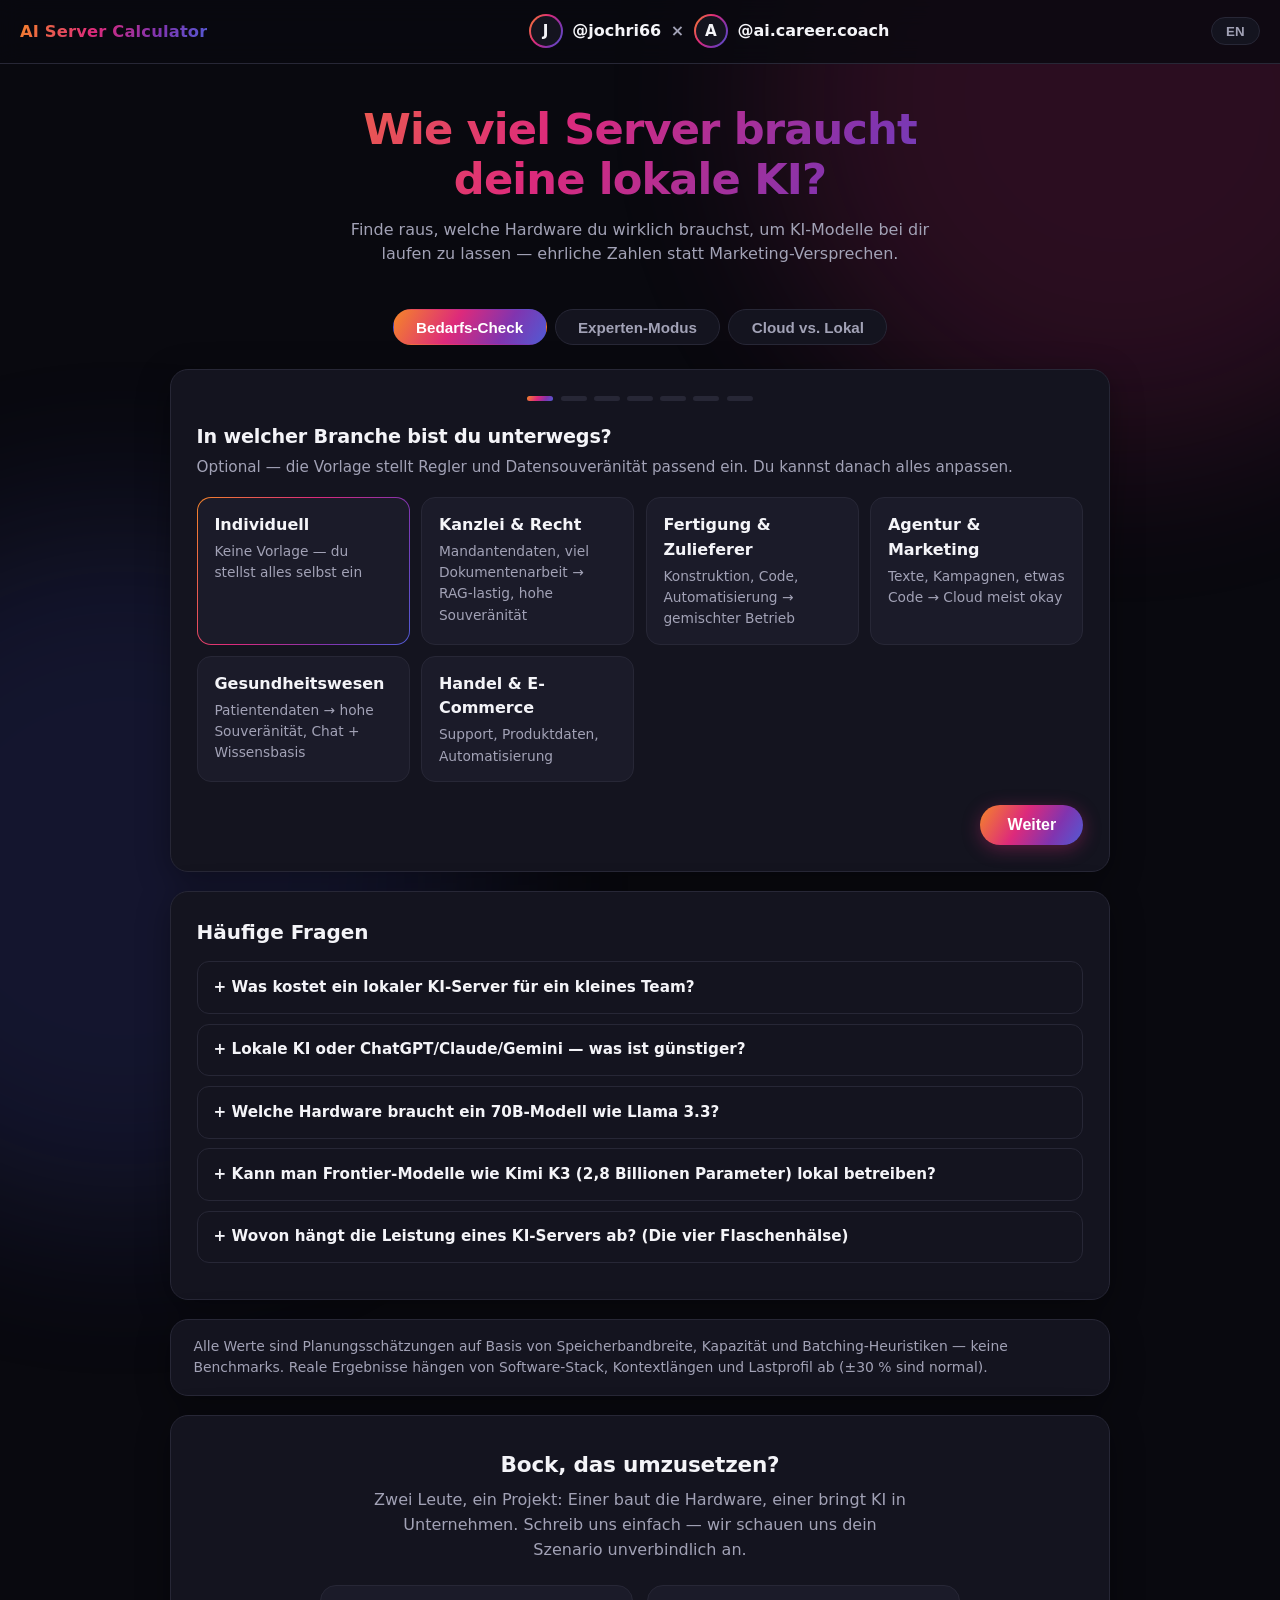
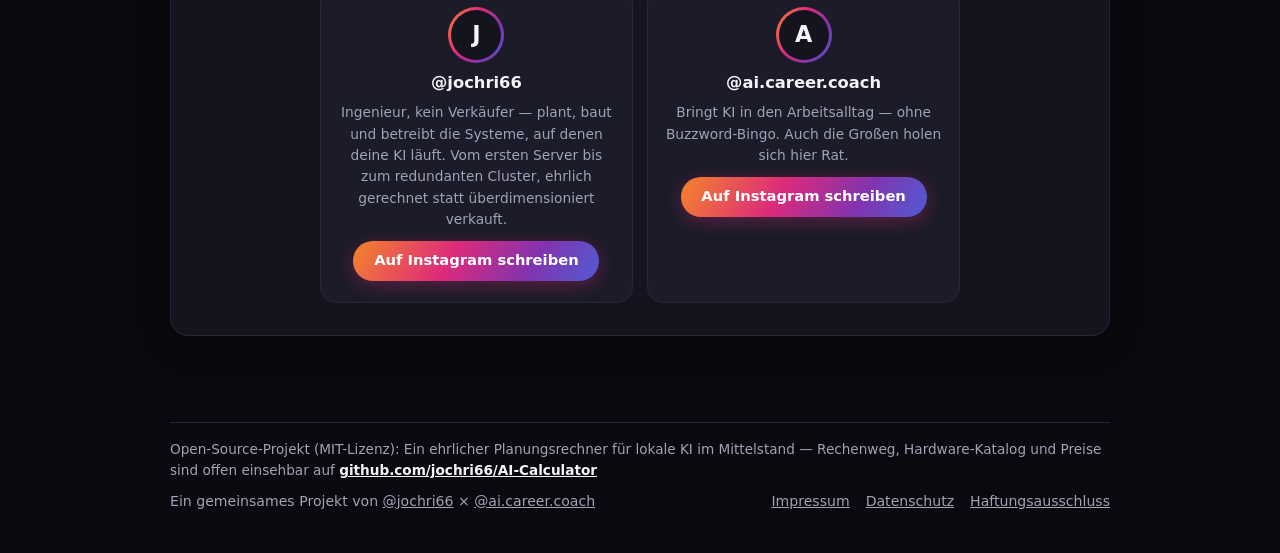
<file: index.html>
<!DOCTYPE html>
<html lang="de">
<head>
  <meta charset="UTF-8">
  <meta name="viewport" content="width=device-width, initial-scale=1.0">
  <title>AI Server Calculator — Wie viel Server braucht deine lokale KI?</title>
  <meta name="description" content="Kostenloser Rechner für den Mittelstand: Welche Hardware braucht lokale KI wirklich? Server-Empfehlung, Stromkosten und ehrlicher Kostenvergleich mit ChatGPT, Claude & Gemini. Open Source (MIT).">
  <link rel="canonical" href="https://jochri66.github.io/AI-Calculator/">
  <meta property="og:title" content="AI Server Calculator — Wie viel Server braucht deine lokale KI?">
  <meta property="og:description" content="Ehrliche Zahlen statt Marketing-Versprechen: Hardware-Empfehlung, Stromkosten und Cloud-Vergleich für lokale KI im Mittelstand. Kostenlos & Open Source.">
  <meta property="og:type" content="website">
  <meta property="og:url" content="https://jochri66.github.io/AI-Calculator/">
  <meta property="og:locale" content="de_DE">
  <meta name="twitter:card" content="summary">
  <script type="application/ld+json">
  {
    "@context": "https://schema.org",
    "@graph": [
      {
        "@type": "SoftwareApplication",
        "name": "AI Server Calculator",
        "url": "https://jochri66.github.io/AI-Calculator/",
        "description": "Kostenloser Open-Source-Rechner für den Mittelstand: Welche Hardware braucht lokale KI wirklich? Server-Empfehlung, Stromkosten, Redundanz und ehrlicher Kostenvergleich mit ChatGPT, Claude und Gemini.",
        "applicationCategory": "BusinessApplication",
        "operatingSystem": "Web",
        "inLanguage": ["de", "en"],
        "offers": { "@type": "Offer", "price": "0", "priceCurrency": "EUR" },
        "license": "https://github.com/jochri66/AI-Calculator/blob/gh-pages/LICENSE",
        "creator": { "@type": "Organization", "name": "Winterbloom GmbH" },
        "codeRepository": "https://github.com/jochri66/AI-Calculator"
      },
      {
        "@type": "FAQPage",
        "mainEntity": [
          {
            "@type": "Question",
            "name": "Was kostet ein lokaler KI-Server für ein kleines Team?",
            "acceptedAnswer": { "@type": "Answer", "text": "Für 5–15 Leute reicht oft eine Workstation mit einer starken GPU (24–32 GB VRAM) ab rund 3.500–7.000 € Komplettsystem. Ab ~30–60 Nutzern wird ein GPU-Server mit 4× RTX PRO 6000 (ca. 66.000–77.000 €) realistisch, plus ~50–250 € Strom pro Monat. Alle Angaben sind unverbindliche Planungsschätzungen." }
          },
          {
            "@type": "Question",
            "name": "Lokale KI oder ChatGPT/Claude/Gemini — was ist günstiger?",
            "acceptedAnswer": { "@type": "Answer", "text": "Bei wenigen Nutzern ist die Cloud fast immer günstiger (~21–29 € pro Person/Monat). Eigene Hardware rechnet sich bei vielen dauerhaften Nutzern, harter Datensouveränität oder rund um die Uhr laufenden Agenten. Oft ist ein Hybrid am sinnvollsten." }
          },
          {
            "@type": "Question",
            "name": "Welche Hardware braucht ein 70B-Modell wie Llama 3.3?",
            "acceptedAnswer": { "@type": "Answer", "text": "Rund 40 GB Speicher in 4-Bit-Quantisierung plus Kontext — also eine GPU mit 48–96 GB VRAM oder Apple Silicon mit viel Unified Memory. Die Speicherbandbreite bestimmt die Token pro Sekunde." }
          },
          {
            "@type": "Question",
            "name": "Kann man Frontier-Modelle wie Kimi K3 lokal betreiben?",
            "acceptedAnswer": { "@type": "Answer", "text": "Ja, ab ~350–600 GB Speicher in 4-Bit: sinnvoll ab einem 8-GPU-Server (~130.000 €) bis zu redundanten Clustern um 400.000 €. Für die meisten Mittelständler liefert ein mittelgroßes MoE-Modell auf einem ~70.000-€-Server fast dieselbe Alltagsqualität." }
          },
          {
            "@type": "Question",
            "name": "Wovon hängt die Leistung eines KI-Servers ab?",
            "acceptedAnswer": { "@type": "Answer", "text": "Von vier Flaschenhälsen: Speicherkapazität (passt das Modell?), Speicherbandbreite (Token pro Sekunde), Rechenleistung (parallele Sitzungen per Batching) und Interconnect (Verbindung mehrerer GPUs/Rechner)." }
          }
        ]
      }
    ]
  }
  </script>
  <link rel="icon" href="data:image/svg+xml,%3Csvg xmlns='http://www.w3.org/2000/svg' viewBox='0 0 16 16'%3E%3Crect x='3' y='3' width='10' height='10' rx='2' transform='rotate(45 8 8)' fill='%230e6e5c'/%3E%3C/svg%3E">
  <link rel="stylesheet" href="css/style.css">
</head>
<body>
  <header class="site-header">
    <a class="site-title" href="index.html">AI Server Calculator</a>
    <div class="brand-group">
      <a class="brand" href="https://www.instagram.com/jochri66?igsh=b2hzOWx1eGx4aGI4&amp;utm_source=qr" target="_blank" rel="noopener">
        <span class="brand-mark" aria-hidden="true">J</span>
        <span class="brand-name">@jochri66</span>
      </a>
      <span class="brand-x" aria-hidden="true">×</span>
      <a class="brand" href="https://www.instagram.com/ai.career.coach" target="_blank" rel="noopener">
        <span class="brand-mark" aria-hidden="true">A</span>
        <span class="brand-name">@ai.career.coach</span>
      </a>
    </div>
    <button id="lang-toggle" class="lang-toggle" type="button" aria-label="Sprache wechseln / switch language">EN</button>
  </header>

  <main>
    <section class="hero">
      <h1 data-i18n="app.title">Wie viel Server braucht deine lokale KI?</h1>
      <p class="tagline" data-i18n="app.tagline">Finde raus, welche Hardware du wirklich brauchst, um KI-Modelle bei dir laufen zu lassen — ehrliche Zahlen statt Marketing-Versprechen.</p>
    </section>

    <nav class="mode-tabs" role="tablist">
      <button id="tab-wizard" class="tab active" role="tab" aria-selected="true" data-i18n="tabs.wizard"></button>
      <button id="tab-expert" class="tab" role="tab" aria-selected="false" data-i18n="tabs.expert"></button>
      <button id="tab-compare" class="tab" role="tab" aria-selected="false" data-i18n="tabs.compare"></button>
    </nav>

    <!-- ============ WIZARD ============ -->
    <section id="wizard" class="panel">
      <div class="progress" id="wizard-progress" aria-hidden="true"></div>

      <form id="wizard-form">
        <fieldset class="wizard-step" data-step="0">
          <legend data-i18n="wizard.step.industry.title"></legend>
          <p class="step-desc" data-i18n="wizard.step.industry.desc"></p>
          <div class="radio-grid">
            <label class="radio-card">
              <input type="radio" name="industry" value="individuell" checked>
              <span class="rc-title" data-i18n="industry.individuell"></span>
              <span class="rc-desc" data-i18n="industry.individuell.desc"></span>
            </label>
            <label class="radio-card">
              <input type="radio" name="industry" value="kanzlei">
              <span class="rc-title" data-i18n="industry.kanzlei"></span>
              <span class="rc-desc" data-i18n="industry.kanzlei.desc"></span>
            </label>
            <label class="radio-card">
              <input type="radio" name="industry" value="fertigung">
              <span class="rc-title" data-i18n="industry.fertigung"></span>
              <span class="rc-desc" data-i18n="industry.fertigung.desc"></span>
            </label>
            <label class="radio-card">
              <input type="radio" name="industry" value="agentur">
              <span class="rc-title" data-i18n="industry.agentur"></span>
              <span class="rc-desc" data-i18n="industry.agentur.desc"></span>
            </label>
            <label class="radio-card">
              <input type="radio" name="industry" value="gesundheit">
              <span class="rc-title" data-i18n="industry.gesundheit"></span>
              <span class="rc-desc" data-i18n="industry.gesundheit.desc"></span>
            </label>
            <label class="radio-card">
              <input type="radio" name="industry" value="handel">
              <span class="rc-title" data-i18n="industry.handel"></span>
              <span class="rc-desc" data-i18n="industry.handel.desc"></span>
            </label>
          </div>
        </fieldset>

        <fieldset class="wizard-step" data-step="1" hidden>
          <legend data-i18n="wizard.step.users.title"></legend>
          <p class="step-desc" data-i18n="wizard.step.users.desc"></p>
          <div class="radio-grid">
            <label class="radio-card">
              <input type="radio" name="users" value="3" checked>
              <span class="rc-title" data-i18n="wizard.users.opt1"></span>
              <span class="rc-desc" data-i18n="wizard.users.opt1.desc"></span>
            </label>
            <label class="radio-card">
              <input type="radio" name="users" value="15">
              <span class="rc-title" data-i18n="wizard.users.opt2"></span>
              <span class="rc-desc" data-i18n="wizard.users.opt2.desc"></span>
            </label>
            <label class="radio-card">
              <input type="radio" name="users" value="60">
              <span class="rc-title" data-i18n="wizard.users.opt3"></span>
              <span class="rc-desc" data-i18n="wizard.users.opt3.desc"></span>
            </label>
            <label class="radio-card">
              <input type="radio" name="users" value="250">
              <span class="rc-title" data-i18n="wizard.users.opt4"></span>
              <span class="rc-desc" data-i18n="wizard.users.opt4.desc"></span>
            </label>
          </div>
          <label class="custom-users">
            <span data-i18n="wizard.users.custom"></span>
            <input type="number" name="usersCustom" min="1" max="5000" step="1" inputmode="numeric">
          </label>
        </fieldset>

        <fieldset class="wizard-step" data-step="2" hidden>
          <legend data-i18n="wizard.step.usecase.title"></legend>
          <p class="step-desc" data-i18n="wizard.step.usecase.desc"></p>
          <div class="mix-sliders">
            <div class="mix-row">
              <div class="mix-head">
                <span class="rc-title" data-i18n="usecase.chat"></span>
                <output class="mix-value" data-mix-out="chat">60%</output>
              </div>
              <input type="range" name="mix-chat" data-mix="chat" min="0" max="100" step="1" value="60">
              <span class="rc-desc" data-i18n="usecase.chat.desc"></span>
            </div>
            <div class="mix-row">
              <div class="mix-head">
                <span class="rc-title" data-i18n="usecase.rag"></span>
                <output class="mix-value" data-mix-out="rag">30%</output>
              </div>
              <input type="range" name="mix-rag" data-mix="rag" min="0" max="100" step="1" value="30">
              <span class="rc-desc" data-i18n="usecase.rag.desc"></span>
            </div>
            <div class="mix-row">
              <div class="mix-head">
                <span class="rc-title" data-i18n="usecase.coding"></span>
                <output class="mix-value" data-mix-out="coding">10%</output>
              </div>
              <input type="range" name="mix-coding" data-mix="coding" min="0" max="100" step="1" value="10">
              <span class="rc-desc" data-i18n="usecase.coding.desc"></span>
            </div>
            <div class="mix-row">
              <div class="mix-head">
                <span class="rc-title" data-i18n="usecase.agentic"></span>
                <output class="mix-value" data-mix-out="agentic">0%</output>
              </div>
              <input type="range" name="mix-agentic" data-mix="agentic" min="0" max="100" step="1" value="0">
              <span class="rc-desc" data-i18n="usecase.agentic.desc"></span>
            </div>
          </div>
        </fieldset>

        <fieldset class="wizard-step" data-step="3" hidden>
          <legend data-i18n="wizard.step.sov.title"></legend>
          <p class="step-desc" data-i18n="wizard.step.sov.desc"></p>
          <div class="mix-row sov-slider">
            <div class="mix-head">
              <span class="rc-title" id="sov-label" data-i18n-skip></span>
              <output class="mix-value" id="sov-value">50%</output>
            </div>
            <input type="range" name="sovereigntyPct" id="sov-range" min="0" max="100" step="5" value="50">
            <div class="sov-scale">
              <span data-i18n="sov.scale.cloud"></span>
              <span data-i18n="sov.scale.local"></span>
            </div>
          </div>
          <div class="sov-explain">
            <p><strong data-i18n="sov.explain.local.title"></strong> <span data-i18n="sov.explain.local"></span></p>
            <p><strong data-i18n="sov.explain.cloud.title"></strong> <span data-i18n="sov.explain.cloud"></span></p>
          </div>
        </fieldset>

        <fieldset class="wizard-step" data-step="4" hidden>
          <legend data-i18n="wizard.step.budget.title"></legend>
          <p class="step-desc" data-i18n="wizard.step.budget.desc"></p>
          <div class="radio-grid">
            <label class="radio-card">
              <input type="radio" name="budgetId" value="b1">
              <span class="rc-title" data-i18n="budget.b1"></span>
            </label>
            <label class="radio-card">
              <input type="radio" name="budgetId" value="b2" checked>
              <span class="rc-title" data-i18n="budget.b2"></span>
            </label>
            <label class="radio-card">
              <input type="radio" name="budgetId" value="b3">
              <span class="rc-title" data-i18n="budget.b3"></span>
            </label>
            <label class="radio-card">
              <input type="radio" name="budgetId" value="b4">
              <span class="rc-title" data-i18n="budget.b4"></span>
            </label>
            <label class="radio-card">
              <input type="radio" name="budgetId" value="b5">
              <span class="rc-title" data-i18n="budget.b5"></span>
            </label>
          </div>
        </fieldset>

        <fieldset class="wizard-step" data-step="5" hidden>
          <legend data-i18n="wizard.step.quality.title"></legend>
          <p class="step-desc" data-i18n="wizard.step.quality.desc"></p>
          <div class="radio-grid">
            <label class="radio-card">
              <input type="radio" name="quality" value="basic">
              <span class="rc-title" data-i18n="quality.basic"></span>
              <span class="rc-desc" data-i18n="quality.basic.desc"></span>
            </label>
            <label class="radio-card">
              <input type="radio" name="quality" value="good" checked>
              <span class="rc-title" data-i18n="quality.good"></span>
              <span class="rc-desc" data-i18n="quality.good.desc"></span>
            </label>
            <label class="radio-card">
              <input type="radio" name="quality" value="best">
              <span class="rc-title" data-i18n="quality.best"></span>
              <span class="rc-desc" data-i18n="quality.best.desc"></span>
            </label>
          </div>
        </fieldset>

        <fieldset class="wizard-step" data-step="6" hidden>
          <legend data-i18n="wizard.step.red.title"></legend>
          <p class="step-desc" data-i18n="wizard.step.red.desc"></p>
          <div class="radio-grid">
            <label class="radio-card">
              <input type="radio" name="redundancy" value="none" checked>
              <span class="rc-title" data-i18n="red.none"></span>
              <span class="rc-desc" data-i18n="red.none.desc"></span>
            </label>
            <label class="radio-card">
              <input type="radio" name="redundancy" value="standby">
              <span class="rc-title" data-i18n="red.standby"></span>
              <span class="rc-desc" data-i18n="red.standby.desc"></span>
            </label>
            <label class="radio-card">
              <input type="radio" name="redundancy" value="full">
              <span class="rc-title" data-i18n="red.full"></span>
              <span class="rc-desc" data-i18n="red.full.desc"></span>
            </label>
          </div>
          <div class="sov-explain" style="margin-top:1rem">
            <p><strong data-i18n="red.explain.title"></strong> <span data-i18n="red.explain"></span></p>
          </div>
        </fieldset>
      </form>

      <div class="wizard-nav">
        <button id="wizard-back" class="btn secondary" type="button" data-i18n="wizard.back" hidden></button>
        <button id="wizard-next" class="btn primary" type="button" data-i18n="wizard.next"></button>
      </div>
    </section>

    <!-- ============ WIZARD RESULTS ============ -->
    <section id="wizard-results" class="panel" hidden></section>

    <!-- ============ EXPERT MODE ============ -->
    <section id="expert" class="panel" hidden>
      <h2 data-i18n="expert.title"></h2>
      <p class="step-desc" data-i18n="expert.desc"></p>
      <div class="expert-grid">
        <form id="expert-form" class="expert-form">
          <label>
            <span data-i18n="expert.model"></span>
            <select name="model" id="expert-model"></select>
          </label>
          <label>
            <span data-i18n="expert.quant"></span>
            <select name="quant" id="expert-quant"></select>
          </label>
          <label>
            <span data-i18n="expert.context"></span>
            <input type="range" name="ctx" id="expert-ctx" min="0" max="5" step="1" value="1">
            <output id="expert-ctx-value">8k</output>
          </label>
          <label>
            <span data-i18n="expert.streams"></span>
            <input type="number" name="streams" id="expert-streams" min="1" max="200" step="1" value="4" inputmode="numeric">
          </label>
        </form>
        <div id="expert-output" class="expert-output"></div>
      </div>
    </section>

    <!-- ============ CLOUD VS LOCAL ============ -->
    <section id="compare" class="panel" hidden>
      <h2 data-i18n="cmp.title"></h2>
      <p class="step-desc" data-i18n="cmp.desc"></p>
      <div class="compare-grid">
        <form id="compare-form" class="expert-form">
          <label>
            <span data-i18n="cmp.seats"></span>
            <input type="number" id="cmp-seats" min="1" max="5000" step="1" value="15" inputmode="numeric">
          </label>
          <label>
            <span data-i18n="cmp.intensity"></span>
            <select id="cmp-intensity">
              <option value="light" data-i18n="cmp.intensity.light"></option>
              <option value="normal" selected data-i18n="cmp.intensity.normal"></option>
              <option value="heavy" data-i18n="cmp.intensity.heavy"></option>
            </select>
          </label>
          <div class="mix-sliders compact">
            <div class="mix-row">
              <div class="mix-head">
                <span class="rc-title" data-i18n="usecase.chat"></span>
                <output class="mix-value" data-mix-out="chat">60%</output>
              </div>
              <input type="range" data-mix="chat" min="0" max="100" step="1" value="60">
            </div>
            <div class="mix-row">
              <div class="mix-head">
                <span class="rc-title" data-i18n="usecase.rag"></span>
                <output class="mix-value" data-mix-out="rag">30%</output>
              </div>
              <input type="range" data-mix="rag" min="0" max="100" step="1" value="30">
            </div>
            <div class="mix-row">
              <div class="mix-head">
                <span class="rc-title" data-i18n="usecase.coding"></span>
                <output class="mix-value" data-mix-out="coding">10%</output>
              </div>
              <input type="range" data-mix="coding" min="0" max="100" step="1" value="10">
            </div>
            <div class="mix-row">
              <div class="mix-head">
                <span class="rc-title" data-i18n="usecase.agentic"></span>
                <output class="mix-value" data-mix-out="agentic">0%</output>
              </div>
              <input type="range" data-mix="agentic" min="0" max="100" step="1" value="0">
            </div>
          </div>
        </form>
        <div id="compare-output" class="expert-output"></div>
      </div>
    </section>

    <!-- Static bilingual FAQ: both languages live in the DOM so search and
         AI crawlers (which don't run JS) always see real content; CSS keyed
         on html[lang] shows the matching one. -->
    <section id="faq" class="panel faq">
      <h2><span data-faq-lang="de">Häufige Fragen</span><span data-faq-lang="en">FAQ</span></h2>

      <details data-faq-lang="de">
        <summary>Was kostet ein lokaler KI-Server für ein kleines Team?</summary>
        <p>Für 5–15 Leute mit Chat- und Dokumenten-Nutzung reicht oft eine Workstation mit
          einer starken GPU (RTX-4090/5090-Klasse, 24–32 GB VRAM) ab rund 3.500–7.000 €
          Komplettsystem. Ab ~30–60 Nutzern wird ein GPU-Server mit 4× RTX PRO 6000
          (ca. 66.000–77.000 €) realistisch. Dazu kommen Stromkosten von grob 50–250 €
          im Monat, je nach System und Strompreis.</p>
      </details>
      <details data-faq-lang="en">
        <summary>What does a local AI server cost for a small team?</summary>
        <p>For 5–15 people using chat and document workflows, a workstation with one strong
          GPU (RTX 4090/5090 class, 24–32 GB VRAM) from around €3,500–7,000 as a complete
          system is often enough. From ~30–60 users a GPU server with 4× RTX PRO 6000
          (roughly €66,000–77,000) becomes realistic. Add electricity of roughly €50–250
          per month depending on system and power price.</p>
      </details>

      <details data-faq-lang="de">
        <summary>Lokale KI oder ChatGPT/Claude/Gemini — was ist günstiger?</summary>
        <p>Bei wenigen Nutzern ist die Cloud fast immer günstiger: Abos kosten ~21–29 €
          pro Person und Monat, API-Nutzung bei leichter Last oft noch weniger. Eigene
          Hardware rechnet sich, wenn viele Nutzer dauerhaft darauf arbeiten, Datensouveränität
          Pflicht ist (Kanzlei, Gesundheit) oder Agenten rund um die Uhr laufen. Der Rechner
          zeigt den Break-even für deinen Mix ehrlich an — oft ist ein Hybrid aus beidem am
          sinnvollsten.</p>
      </details>
      <details data-faq-lang="en">
        <summary>Local AI or ChatGPT/Claude/Gemini — which is cheaper?</summary>
        <p>With few users the cloud almost always wins: subscriptions cost ~€21–29 per person
          per month, and light API usage often even less. Your own hardware pays off when many
          users work on it continuously, data sovereignty is mandatory (law firms, healthcare),
          or agents run around the clock. The calculator shows the honest break-even for your
          mix — a hybrid of both is often the best deal.</p>
      </details>

      <details data-faq-lang="de">
        <summary>Welche Hardware braucht ein 70B-Modell wie Llama 3.3?</summary>
        <p>Ein 70B-Modell braucht in 4-Bit-Quantisierung rund 40 GB Speicher plus Kontext —
          also eine GPU mit 48 GB (RTX 6000 Ada) oder besser 96 GB (RTX PRO 6000 Blackwell),
          alternativ Apple Silicon mit viel Unified Memory. Entscheidend für das Tempo ist
          die Speicherbandbreite: Sie bestimmt, wie viele Token pro Sekunde du bekommst.</p>
      </details>
      <details data-faq-lang="en">
        <summary>What hardware does a 70B model like Llama 3.3 need?</summary>
        <p>A 70B model needs about 40 GB of memory in 4-bit quantization plus context — so a
          GPU with 48 GB (RTX 6000 Ada) or better 96 GB (RTX PRO 6000 Blackwell), or Apple
          Silicon with plenty of unified memory. Memory bandwidth decides the speed: it sets
          how many tokens per second you get.</p>
      </details>

      <details data-faq-lang="de">
        <summary>Kann man Frontier-Modelle wie Kimi K3 (2,8 Billionen Parameter) lokal betreiben?</summary>
        <p>Ja, aber nur mit ernsthafter Hardware: ~350–600 GB Speicher in 4-Bit, sinnvoll
          ab einem 8-GPU-Server (ab ~130.000 €) bis hin zu redundanten Clustern um 400.000 €.
          Für die meisten Mittelständler liefert ein Modell der 200–700B-MoE-Klasse auf einem
          ~70.000-€-Server fast dieselbe Alltagsqualität. K3 lokal lohnt sich vor allem bei
          harter Datensouveränität plus Premium-Budget — und erst, wenn unabhängige Benchmarks
          da sind.</p>
      </details>
      <details data-faq-lang="en">
        <summary>Can you run frontier models like Kimi K3 (2.8 trillion parameters) locally?</summary>
        <p>Yes, but only with serious hardware: ~350–600 GB of memory at 4-bit, sensible from
          an 8-GPU server (from ~€130,000) up to redundant clusters around €400,000. For most
          SMEs a 200–700B MoE-class model on a ~€70,000 server delivers almost the same everyday
          quality. K3 on-premises mainly makes sense with hard data sovereignty plus a premium
          budget — and only once independent benchmarks exist.</p>
      </details>

      <details data-faq-lang="de">
        <summary>Wovon hängt die Leistung eines KI-Servers ab? (Die vier Flaschenhälse)</summary>
        <p>1. <strong>Speicherkapazität</strong>: Passt das Modell überhaupt hinein?
          2. <strong>Speicherbandbreite</strong>: Bestimmt die Token pro Sekunde pro Sitzung.
          3. <strong>Rechenleistung</strong>: Bestimmt, wie viele parallele Sitzungen per
          Batching möglich sind. 4. <strong>Interconnect</strong>: Verbindet mehrere GPUs oder
          Rechner — langsame Verbindungen (PCIe, Thunderbolt) bremsen große MoE-Modelle stark.
          Dieser Rechner modelliert alle vier ehrlich.</p>
      </details>
      <details data-faq-lang="en">
        <summary>What determines an AI server's performance? (The four bottlenecks)</summary>
        <p>1. <strong>Memory capacity</strong>: does the model fit at all?
          2. <strong>Memory bandwidth</strong>: sets the tokens per second per session.
          3. <strong>Compute</strong>: sets how many parallel sessions batching allows.
          4. <strong>Interconnect</strong>: links multiple GPUs or machines — slow links
          (PCIe, Thunderbolt) heavily throttle large MoE models. This calculator models all
          four honestly.</p>
      </details>
    </section>

    <section class="panel disclaimer-block">
      <p class="disclaimer" data-i18n="app.disclaimer"></p>
    </section>

    <section class="panel cta-card">
      <h3 data-i18n="cta.title"></h3>
      <p data-i18n="cta.body"></p>
      <div class="cta-profiles">
        <a class="profile-card" href="https://www.instagram.com/jochri66?igsh=b2hzOWx1eGx4aGI4&amp;utm_source=qr" target="_blank" rel="noopener">
          <span class="profile-avatar" aria-hidden="true">J</span>
          <span class="profile-handle">@jochri66</span>
          <span class="profile-role" data-i18n="cta.role.hardware"></span>
          <span class="btn primary profile-btn" data-i18n="cta.follow"></span>
        </a>
        <a class="profile-card" href="https://www.instagram.com/ai.career.coach" target="_blank" rel="noopener">
          <span class="profile-avatar" aria-hidden="true">A</span>
          <span class="profile-handle">@ai.career.coach</span>
          <span class="profile-role" data-i18n="cta.role.coach"></span>
          <span class="btn primary profile-btn" data-i18n="cta.follow"></span>
        </a>
      </div>
    </section>
  </main>

  <footer class="site-footer">
    <p class="footer-git">
      <span data-i18n="footer.github"></span>
      <a href="https://github.com/jochri66/AI-Calculator" target="_blank" rel="noopener">github.com/jochri66/AI-Calculator</a>
    </p>
    <span><span data-i18n="footer.joint"></span>
      <a href="https://www.instagram.com/jochri66?igsh=b2hzOWx1eGx4aGI4&amp;utm_source=qr" target="_blank" rel="noopener">@jochri66</a> ×
      <a href="https://www.instagram.com/ai.career.coach" target="_blank" rel="noopener">@ai.career.coach</a>
    </span>
    <nav>
      <a href="legal.html#impressum" data-i18n="footer.imprint"></a>
      <a href="legal.html#datenschutz" data-i18n="footer.privacy"></a>
      <a href="legal.html#haftung" data-i18n="footer.disclaimerLink"></a>
    </nav>
  </footer>

  <script type="module" src="js/main.js"></script>
</body>
</html>
</file>
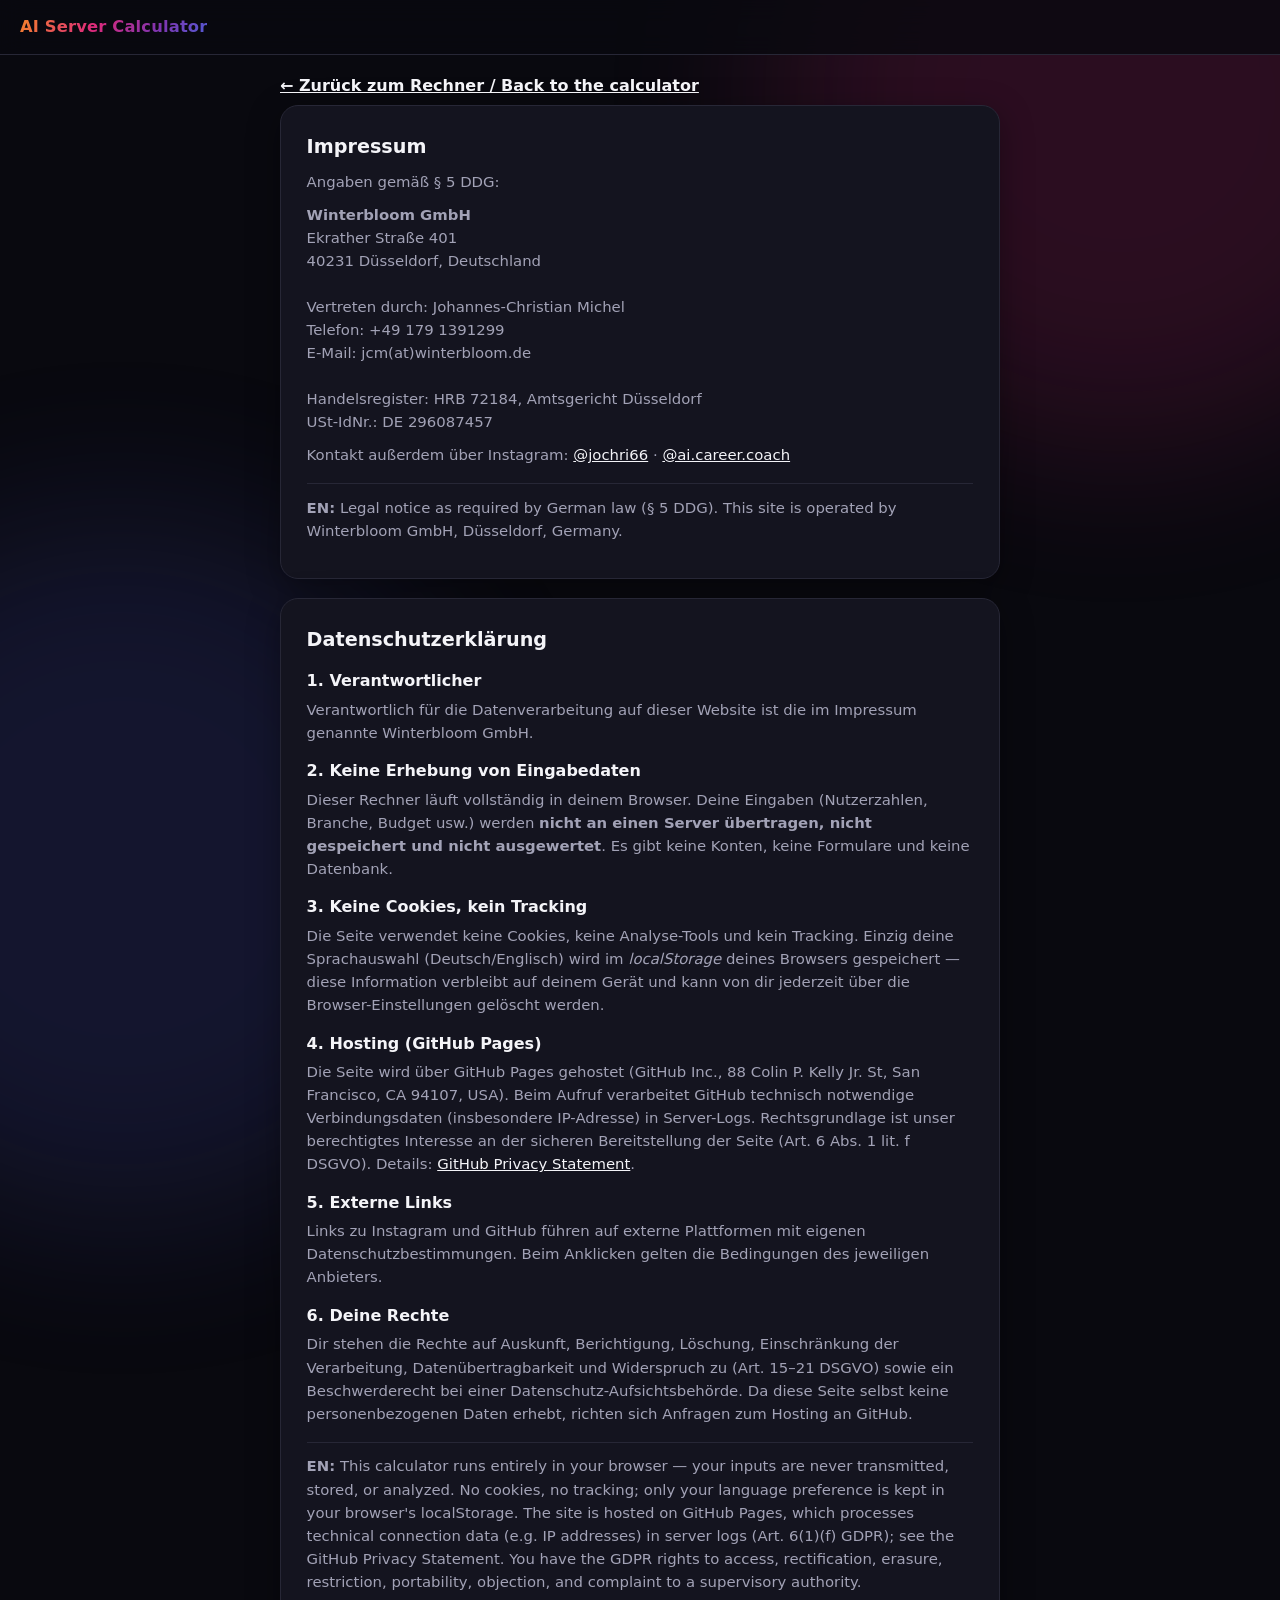
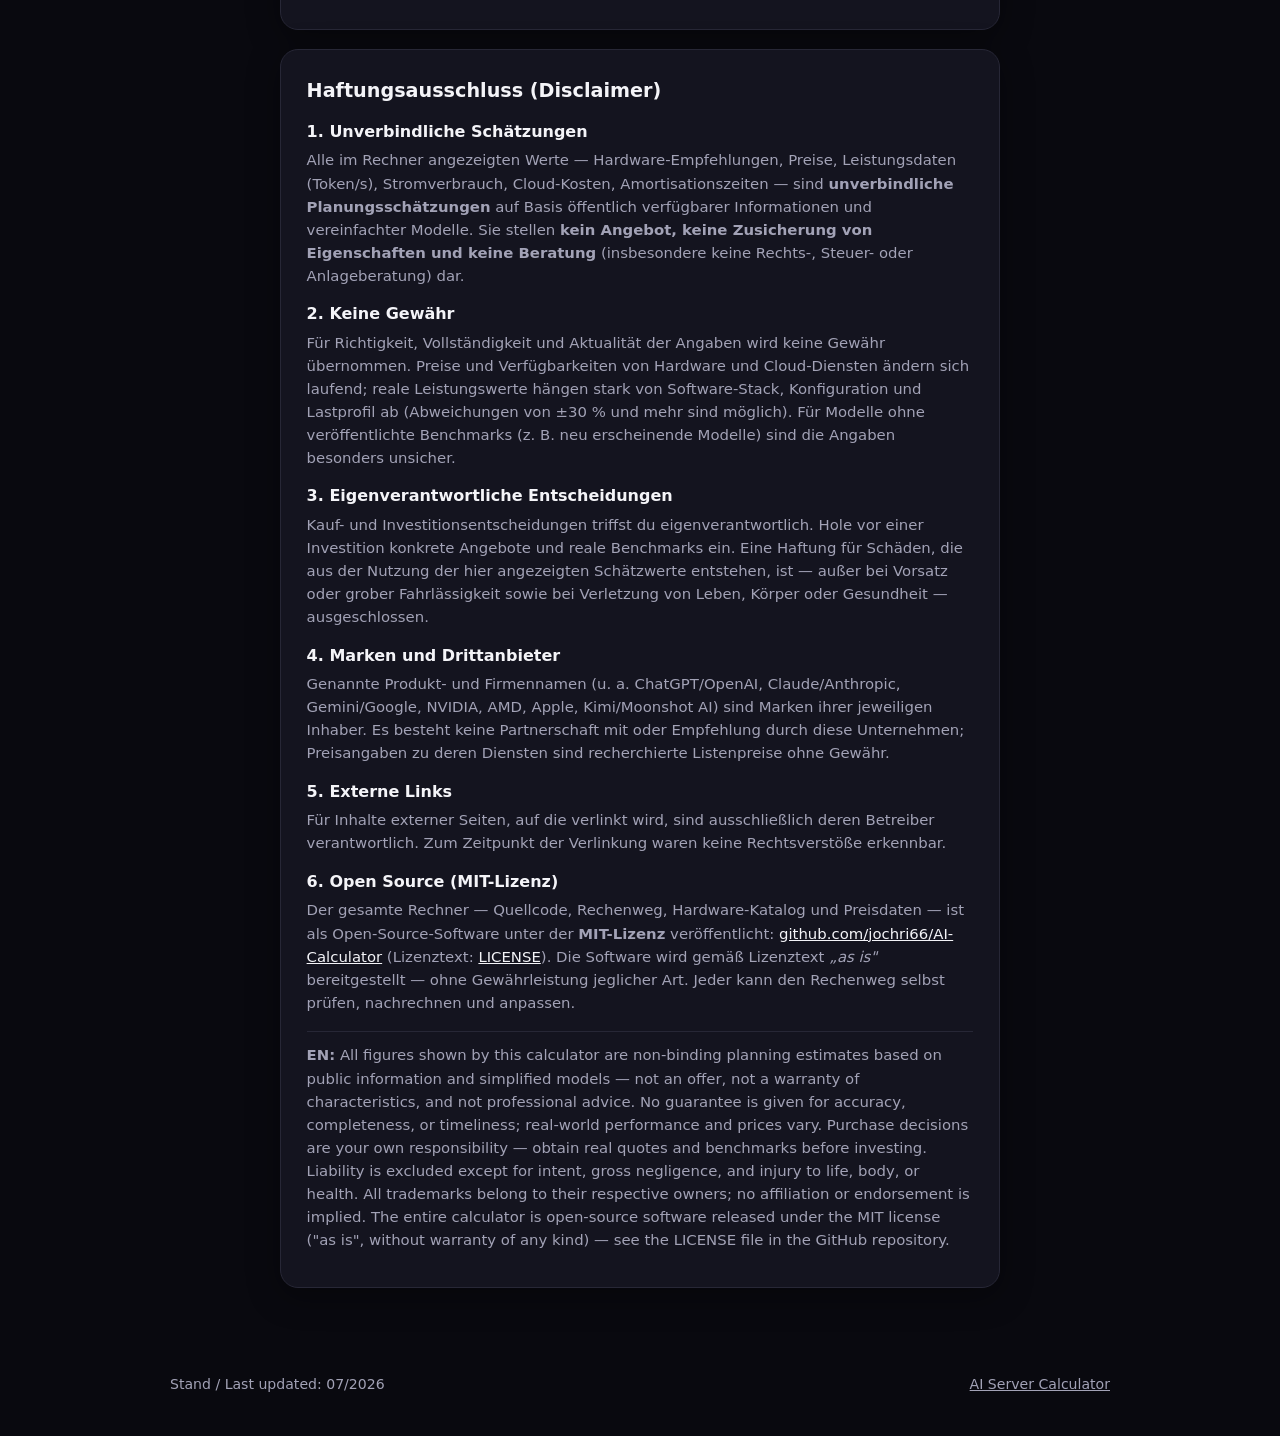
<file: legal.html>
<!DOCTYPE html>
<html lang="de">
<head>
  <meta charset="UTF-8">
  <meta name="viewport" content="width=device-width, initial-scale=1.0">
  <title>Rechtliches — AI Server Calculator</title>
  <meta name="robots" content="noindex">
  <link rel="icon" href="data:image/svg+xml,%3Csvg xmlns='http://www.w3.org/2000/svg' viewBox='0 0 16 16'%3E%3Crect x='3' y='3' width='10' height='10' rx='2' transform='rotate(45 8 8)' fill='%230e6e5c'/%3E%3C/svg%3E">
  <link rel="stylesheet" href="css/style.css">
  <style>
    .legal main { max-width: 760px; }
    .legal h1 { font-size: 1.6rem; font-weight: 800; margin: 1.6rem 0 1rem; }
    .legal h2 { font-size: 1.2rem; font-weight: 800; margin-bottom: 0.6rem; }
    .legal h3 { font-size: 1rem; font-weight: 700; margin: 0.9rem 0 0.3rem; }
    .legal p, .legal li { font-size: 0.93rem; color: var(--ink-soft); margin-bottom: 0.6rem; }
    .legal ul { padding-left: 1.2rem; }
    .legal .en { border-top: 1px solid var(--line); margin-top: 1rem; padding-top: 0.8rem; }
    .back-link { display: inline-block; margin: 1.2rem 0 0.4rem; color: var(--ink); font-weight: 700; }
  </style>
</head>
<body class="legal">
  <header class="site-header">
    <a class="site-title" href="index.html">AI Server Calculator</a>
  </header>

  <main>
    <a class="back-link" href="index.html">&larr; Zurück zum Rechner / Back to the calculator</a>

    <section id="impressum" class="panel">
      <h2>Impressum</h2>
      <p>Angaben gemäß § 5 DDG:</p>
      <p>
        <strong>Winterbloom GmbH</strong><br>
        Ekrather Straße 401<br>
        40231 Düsseldorf, Deutschland<br><br>
        Vertreten durch: Johannes-Christian Michel<br>
        Telefon: +49&nbsp;179&nbsp;1391299<br>
        E-Mail: jcm(at)winterbloom.de<br><br>
        Handelsregister: HRB 72184, Amtsgericht Düsseldorf<br>
        USt-IdNr.: DE&nbsp;296087457
      </p>
      <p>Kontakt außerdem über Instagram:
        <a href="https://www.instagram.com/jochri66" target="_blank" rel="noopener">@jochri66</a> ·
        <a href="https://www.instagram.com/ai.career.coach" target="_blank" rel="noopener">@ai.career.coach</a>
      </p>
      <p class="en"><strong>EN:</strong> Legal notice as required by German law (§ 5 DDG).
        This site is operated by Winterbloom GmbH, Düsseldorf, Germany.</p>
    </section>

    <section id="datenschutz" class="panel">
      <h2>Datenschutzerklärung</h2>

      <h3>1. Verantwortlicher</h3>
      <p>Verantwortlich für die Datenverarbeitung auf dieser Website ist die im Impressum
        genannte Winterbloom GmbH.</p>

      <h3>2. Keine Erhebung von Eingabedaten</h3>
      <p>Dieser Rechner läuft vollständig in deinem Browser. Deine Eingaben (Nutzerzahlen,
        Branche, Budget usw.) werden <strong>nicht an einen Server übertragen, nicht gespeichert
        und nicht ausgewertet</strong>. Es gibt keine Konten, keine Formulare und keine Datenbank.</p>

      <h3>3. Keine Cookies, kein Tracking</h3>
      <p>Die Seite verwendet keine Cookies, keine Analyse-Tools und kein Tracking. Einzig deine
        Sprachauswahl (Deutsch/Englisch) wird im <em>localStorage</em> deines Browsers gespeichert —
        diese Information verbleibt auf deinem Gerät und kann von dir jederzeit über die
        Browser-Einstellungen gelöscht werden.</p>

      <h3>4. Hosting (GitHub Pages)</h3>
      <p>Die Seite wird über GitHub Pages gehostet (GitHub Inc., 88 Colin P. Kelly Jr. St,
        San Francisco, CA 94107, USA). Beim Aufruf verarbeitet GitHub technisch notwendige
        Verbindungsdaten (insbesondere IP-Adresse) in Server-Logs. Rechtsgrundlage ist unser
        berechtigtes Interesse an der sicheren Bereitstellung der Seite
        (Art. 6 Abs. 1 lit. f DSGVO). Details:
        <a href="https://docs.github.com/site-policy/privacy-policies/github-general-privacy-statement" target="_blank" rel="noopener">GitHub Privacy Statement</a>.</p>

      <h3>5. Externe Links</h3>
      <p>Links zu Instagram und GitHub führen auf externe Plattformen mit eigenen
        Datenschutzbestimmungen. Beim Anklicken gelten die Bedingungen des jeweiligen Anbieters.</p>

      <h3>6. Deine Rechte</h3>
      <p>Dir stehen die Rechte auf Auskunft, Berichtigung, Löschung, Einschränkung der
        Verarbeitung, Datenübertragbarkeit und Widerspruch zu (Art. 15–21 DSGVO) sowie ein
        Beschwerderecht bei einer Datenschutz-Aufsichtsbehörde. Da diese Seite selbst keine
        personenbezogenen Daten erhebt, richten sich Anfragen zum Hosting an GitHub.</p>

      <p class="en"><strong>EN:</strong> This calculator runs entirely in your browser — your
        inputs are never transmitted, stored, or analyzed. No cookies, no tracking; only your
        language preference is kept in your browser's localStorage. The site is hosted on GitHub
        Pages, which processes technical connection data (e.g. IP addresses) in server logs
        (Art. 6(1)(f) GDPR); see the GitHub Privacy Statement. You have the GDPR rights to
        access, rectification, erasure, restriction, portability, objection, and complaint to a
        supervisory authority.</p>
    </section>

    <section id="haftung" class="panel">
      <h2>Haftungsausschluss (Disclaimer)</h2>

      <h3>1. Unverbindliche Schätzungen</h3>
      <p>Alle im Rechner angezeigten Werte — Hardware-Empfehlungen, Preise, Leistungsdaten
        (Token/s), Stromverbrauch, Cloud-Kosten, Amortisationszeiten — sind
        <strong>unverbindliche Planungsschätzungen</strong> auf Basis öffentlich verfügbarer
        Informationen und vereinfachter Modelle. Sie stellen <strong>kein Angebot, keine
        Zusicherung von Eigenschaften und keine Beratung</strong> (insbesondere keine Rechts-,
        Steuer- oder Anlageberatung) dar.</p>

      <h3>2. Keine Gewähr</h3>
      <p>Für Richtigkeit, Vollständigkeit und Aktualität der Angaben wird keine Gewähr
        übernommen. Preise und Verfügbarkeiten von Hardware und Cloud-Diensten ändern sich
        laufend; reale Leistungswerte hängen stark von Software-Stack, Konfiguration und
        Lastprofil ab (Abweichungen von ±30 % und mehr sind möglich). Für Modelle ohne
        veröffentlichte Benchmarks (z. B. neu erscheinende Modelle) sind die Angaben besonders
        unsicher.</p>

      <h3>3. Eigenverantwortliche Entscheidungen</h3>
      <p>Kauf- und Investitionsentscheidungen triffst du eigenverantwortlich. Hole vor einer
        Investition konkrete Angebote und reale Benchmarks ein. Eine Haftung für Schäden, die
        aus der Nutzung der hier angezeigten Schätzwerte entstehen, ist — außer bei Vorsatz oder
        grober Fahrlässigkeit sowie bei Verletzung von Leben, Körper oder Gesundheit —
        ausgeschlossen.</p>

      <h3>4. Marken und Drittanbieter</h3>
      <p>Genannte Produkt- und Firmennamen (u. a. ChatGPT/OpenAI, Claude/Anthropic,
        Gemini/Google, NVIDIA, AMD, Apple, Kimi/Moonshot AI) sind Marken ihrer jeweiligen
        Inhaber. Es besteht keine Partnerschaft mit oder Empfehlung durch diese Unternehmen;
        Preisangaben zu deren Diensten sind recherchierte Listenpreise ohne Gewähr.</p>

      <h3>5. Externe Links</h3>
      <p>Für Inhalte externer Seiten, auf die verlinkt wird, sind ausschließlich deren Betreiber
        verantwortlich. Zum Zeitpunkt der Verlinkung waren keine Rechtsverstöße erkennbar.</p>

      <h3>6. Open Source (MIT-Lizenz)</h3>
      <p>Der gesamte Rechner — Quellcode, Rechenweg, Hardware-Katalog und Preisdaten — ist als
        Open-Source-Software unter der <strong>MIT-Lizenz</strong> veröffentlicht:
        <a href="https://github.com/jochri66/AI-Calculator" target="_blank" rel="noopener">github.com/jochri66/AI-Calculator</a>
        (Lizenztext: <a href="https://github.com/jochri66/AI-Calculator/blob/gh-pages/LICENSE" target="_blank" rel="noopener">LICENSE</a>).
        Die Software wird gemäß Lizenztext <em>„as is"</em> bereitgestellt — ohne Gewährleistung
        jeglicher Art. Jeder kann den Rechenweg selbst prüfen, nachrechnen und anpassen.</p>

      <p class="en"><strong>EN:</strong> All figures shown by this calculator are non-binding
        planning estimates based on public information and simplified models — not an offer,
        not a warranty of characteristics, and not professional advice. No guarantee is given
        for accuracy, completeness, or timeliness; real-world performance and prices vary.
        Purchase decisions are your own responsibility — obtain real quotes and benchmarks
        before investing. Liability is excluded except for intent, gross negligence, and injury
        to life, body, or health. All trademarks belong to their respective owners; no
        affiliation or endorsement is implied. The entire calculator is open-source software
        released under the MIT license ("as is", without warranty of any kind) — see the
        LICENSE file in the GitHub repository.</p>
    </section>
  </main>

  <footer class="site-footer">
    <span>Stand / Last updated: 07/2026</span>
    <nav><a href="index.html">AI Server Calculator</a></nav>
  </footer>
</body>
</html>
</file>
<file: css/style.css>
/* AI Server Calculator — dark, Instagram-gradient identity.
   Deliberately single-theme: this page lives in the dark, social-native world.
   Tokens first; every component styles through them. */

:root {
  --bg: #09090f;
  --card: #14141f;
  --card-2: #1b1b29;
  --line: #272736;
  --ink: #f4f4f8;
  --ink-soft: #a2a2b6;

  --g1: #f58529;
  --g2: #dd2a7b;
  --g3: #8134af;
  --g4: #515bd4;
  --grad: linear-gradient(120deg, var(--g1), var(--g2) 40%, var(--g3) 72%, var(--g4));
  --accent: #dd2a7b;
  --accent-soft: rgba(221, 42, 123, 0.12);

  --amber: #ffb454;
  --amber-bg: rgba(255, 180, 84, 0.08);
  --good: #3ddc97;

  --seg-weights: var(--g2);
  --seg-kv: var(--g3);
  --seg-overhead: var(--g4);

  --radius: 18px;
  --shadow: 0 8px 32px rgba(0, 0, 0, 0.35);
  font-size: 16px;
}

* { box-sizing: border-box; margin: 0; padding: 0; }

[hidden] { display: none !important; }

body {
  font-family: system-ui, -apple-system, "Segoe UI", Roboto, sans-serif;
  color: var(--ink);
  background: var(--bg);
  line-height: 1.55;
  min-height: 100vh;
}

/* ambient gradient blobs behind everything */
body::before,
body::after {
  content: "";
  position: fixed;
  z-index: -1;
  width: 55vw;
  height: 55vw;
  border-radius: 50%;
  filter: blur(90px);
  opacity: 0.16;
  pointer-events: none;
}
body::before { top: -20vw; right: -15vw; background: var(--g2); }
body::after { bottom: -25vw; left: -18vw; background: var(--g4); }

main {
  max-width: 980px;
  margin: 0 auto;
  padding: 0 1.25rem 3rem;
}

a { color: var(--ink); }

/* ---------- header / footer ---------- */

.site-header {
  display: flex;
  justify-content: space-between;
  align-items: center;
  padding: 0.9rem 1.25rem;
  background: rgba(9, 9, 15, 0.8);
  backdrop-filter: blur(12px);
  border-bottom: 1px solid var(--line);
  position: sticky;
  top: 0;
  z-index: 10;
}

.site-title {
  font-weight: 800;
  font-size: 1.02rem;
  letter-spacing: 0.01em;
  text-decoration: none;
  white-space: nowrap;
  background: var(--grad);
  -webkit-background-clip: text;
  background-clip: text;
  color: transparent;
}
.site-title:hover { filter: brightness(1.2); }

.brand-group {
  display: flex;
  align-items: center;
  gap: 0.6rem;
  min-width: 0;
}

.brand-x { color: var(--ink-soft); font-weight: 700; }

.brand {
  display: flex;
  align-items: center;
  gap: 0.6rem;
  font-weight: 700;
  text-decoration: none;
  white-space: nowrap;
}

/* story-ring avatar mark */
.brand-mark {
  display: grid;
  place-items: center;
  width: 34px;
  height: 34px;
  border-radius: 50%;
  background: var(--card);
  border: 2px solid transparent;
  background:
    linear-gradient(var(--card), var(--card)) padding-box,
    var(--grad) border-box;
  font-size: 0.95rem;
  font-weight: 800;
}

.lang-toggle {
  border: 1px solid var(--line);
  background: var(--card);
  border-radius: 999px;
  padding: 0.35rem 0.9rem;
  font-weight: 700;
  cursor: pointer;
  color: var(--ink-soft);
}
.lang-toggle:hover { border-color: var(--accent); color: var(--ink); }

.site-footer {
  display: flex;
  justify-content: space-between;
  align-items: center;
  flex-wrap: wrap;
  gap: 0.6rem;
  max-width: 980px;
  margin: 0 auto;
  padding: 1.2rem 1.25rem 2.5rem;
  color: var(--ink-soft);
  font-size: 0.88rem;
}
.site-footer a { color: var(--ink-soft); }
.site-footer a:hover { color: var(--ink); }
.site-footer nav { display: flex; gap: 1rem; }

.footer-git {
  width: 100%;
  font-size: 0.85rem;
  color: var(--ink-soft);
  border-top: 1px solid var(--line);
  padding-top: 1rem;
  order: -1;
}
.footer-git a { color: var(--ink); font-weight: 700; }

/* ---------- hero & tabs ---------- */

.hero { text-align: center; padding: 2.6rem 0 1.5rem; }

.hero h1 {
  font-size: clamp(1.7rem, 4.5vw, 2.7rem);
  font-weight: 800;
  letter-spacing: -0.02em;
  line-height: 1.15;
  text-wrap: balance;
  background: var(--grad);
  -webkit-background-clip: text;
  background-clip: text;
  color: transparent;
}

.tagline {
  max-width: 620px;
  margin: 0.8rem auto 0;
  color: var(--ink-soft);
}

.mode-tabs {
  display: flex;
  gap: 0.5rem;
  justify-content: center;
  margin: 1.1rem 0 1.5rem;
}

.tab {
  border: 1px solid var(--line);
  background: var(--card);
  padding: 0.55rem 1.4rem;
  border-radius: 999px;
  font-size: 0.95rem;
  font-weight: 700;
  color: var(--ink-soft);
  cursor: pointer;
  transition: color 0.15s, border-color 0.15s;
}
.tab.active {
  background: var(--grad);
  border-color: transparent;
  color: #fff;
}

/* ---------- panels ---------- */

.panel {
  background: var(--card);
  border: 1px solid var(--line);
  border-radius: var(--radius);
  box-shadow: var(--shadow);
  padding: 1.6rem;
  margin-bottom: 1.2rem;
  scroll-margin-top: 80px;
}

/* ---------- wizard ---------- */

.progress {
  display: flex;
  gap: 0.45rem;
  justify-content: center;
  margin-bottom: 1.3rem;
}
.progress .dot {
  width: 26px;
  height: 5px;
  border-radius: 999px;
  background: var(--line);
}
.progress .dot.done { background: var(--g3); }
.progress .dot.current { background: var(--grad); }

fieldset { border: none; }
legend {
  font-size: 1.2rem;
  font-weight: 800;
  letter-spacing: -0.01em;
  margin-bottom: 0.3rem;
  text-wrap: balance;
}
.step-desc { color: var(--ink-soft); margin-bottom: 1.1rem; font-size: 0.95rem; }

.radio-grid {
  display: grid;
  grid-template-columns: repeat(auto-fit, minmax(200px, 1fr));
  gap: 0.7rem;
}

.radio-card {
  display: flex;
  flex-direction: column;
  gap: 0.2rem;
  border-radius: 14px;
  padding: 0.9rem 1.05rem;
  cursor: pointer;
  border: 1.5px solid var(--line);
  background: var(--card-2);
  transition: border-color 0.15s, transform 0.15s;
}
.radio-card:hover { border-color: var(--g3); transform: translateY(-1px); }
.radio-card input { position: absolute; opacity: 0; pointer-events: none; }
.radio-card:has(input:checked) {
  border: 1.5px solid transparent;
  background:
    linear-gradient(var(--card-2), var(--card-2)) padding-box,
    var(--grad) border-box;
}
.radio-card:has(input:focus-visible) { outline: 2px solid var(--accent); outline-offset: 2px; }
.rc-title { font-weight: 700; }
.rc-desc { font-size: 0.86rem; color: var(--ink-soft); }

/* mix sliders (use-case step) */

.mix-sliders { display: flex; flex-direction: column; gap: 1.15rem; }

.mix-row {
  display: flex;
  flex-direction: column;
  gap: 0.35rem;
  background: var(--card-2);
  border: 1px solid var(--line);
  border-radius: 14px;
  padding: 0.9rem 1.05rem;
}

.mix-head {
  display: flex;
  justify-content: space-between;
  align-items: baseline;
}

.mix-value {
  font-weight: 800;
  font-variant-numeric: tabular-nums;
  background: var(--grad);
  -webkit-background-clip: text;
  background-clip: text;
  color: transparent;
}

input[type="range"] {
  appearance: none;
  -webkit-appearance: none;
  width: 100%;
  height: 8px;
  border-radius: 999px;
  background:
    linear-gradient(90deg, var(--g1), var(--g2), var(--g3), var(--g4))
      0 / var(--pct, 100%) 100% no-repeat,
    var(--line);
  cursor: pointer;
  outline-offset: 4px;
}
input[type="range"]::-webkit-slider-thumb {
  appearance: none;
  -webkit-appearance: none;
  width: 22px;
  height: 22px;
  border-radius: 50%;
  background: #fff;
  border: none;
  box-shadow: 0 2px 8px rgba(0, 0, 0, 0.5);
}
input[type="range"]::-moz-range-thumb {
  width: 22px;
  height: 22px;
  border-radius: 50%;
  background: #fff;
  border: none;
  box-shadow: 0 2px 8px rgba(0, 0, 0, 0.5);
}

.custom-users {
  display: flex;
  align-items: center;
  gap: 0.7rem;
  margin-top: 1rem;
  font-size: 0.95rem;
  color: var(--ink-soft);
}
.custom-users input {
  width: 110px;
  padding: 0.5rem 0.65rem;
  border: 1px solid var(--line);
  border-radius: 10px;
  font-size: 1rem;
  background: var(--card-2);
  color: var(--ink);
}

.wizard-nav {
  display: flex;
  justify-content: space-between;
  gap: 0.7rem;
  margin-top: 1.4rem;
}
.wizard-nav .btn.primary { margin-left: auto; }

.btn {
  border: none;
  border-radius: 999px;
  padding: 0.7rem 1.7rem;
  font-size: 1rem;
  font-weight: 700;
  cursor: pointer;
  text-decoration: none;
  display: inline-block;
  transition: transform 0.15s, box-shadow 0.15s;
}
.btn.primary {
  background: var(--grad);
  color: #fff;
  box-shadow: 0 4px 18px rgba(221, 42, 123, 0.35);
}
.btn.primary:hover { transform: translateY(-1px); box-shadow: 0 6px 24px rgba(221, 42, 123, 0.5); }
.btn.secondary {
  background: var(--card-2);
  color: var(--ink-soft);
  border: 1px solid var(--line);
}
.btn.secondary:hover { border-color: var(--accent); color: var(--ink); }
.btn:focus-visible { outline: 2px solid var(--accent); outline-offset: 2px; }

/* ---------- results ---------- */

.need-line { color: var(--ink-soft); margin-bottom: 1.1rem; }

.result-card {
  border: 1.5px solid var(--line);
  background: var(--card-2);
  border-radius: 16px;
  padding: 1.2rem 1.3rem;
  margin-bottom: 0.9rem;
}
.result-card.primary {
  border: 1.5px solid transparent;
  background:
    linear-gradient(var(--card-2), var(--card-2)) padding-box,
    var(--grad) border-box;
  box-shadow: 0 0 40px rgba(221, 42, 123, 0.18);
}

.result-badge {
  display: inline-block;
  font-size: 0.74rem;
  font-weight: 800;
  text-transform: uppercase;
  letter-spacing: 0.08em;
  color: #fff;
  background: var(--grad);
  border-radius: 999px;
  padding: 0.22rem 0.75rem;
  margin-bottom: 0.6rem;
}
.result-card.secondary .result-badge {
  color: var(--ink-soft);
  background: var(--card);
  border: 1px solid var(--line);
}
.result-badge.over { color: var(--amber); background: var(--amber-bg); border: 1px solid var(--amber); }

.result-headline {
  font-size: 1.15rem;
  font-weight: 800;
  letter-spacing: -0.01em;
  margin-bottom: 0.15rem;
}
.result-sub { color: var(--ink-soft); font-size: 0.92rem; margin-bottom: 0.9rem; }

.stat-grid {
  display: grid;
  grid-template-columns: repeat(auto-fit, minmax(150px, 1fr));
  gap: 0.6rem;
}
.stat {
  background: var(--card);
  border: 1px solid var(--line);
  border-radius: 12px;
  padding: 0.65rem 0.85rem;
}
.stat .label {
  font-size: 0.72rem;
  color: var(--ink-soft);
  text-transform: uppercase;
  letter-spacing: 0.06em;
}
.stat .value {
  font-weight: 800;
  font-size: 1.12rem;
  font-variant-numeric: tabular-nums;
  margin-top: 0.1rem;
}

.miss-note {
  border-left: 3px solid var(--amber);
  background: var(--amber-bg);
  border-radius: 0 12px 12px 0;
  padding: 0.8rem 1rem;
  margin-bottom: 1rem;
  font-size: 0.95rem;
}

.caveats {
  border-left: 3px solid var(--amber);
  background: var(--amber-bg);
  border-radius: 0 12px 12px 0;
  padding: 0.9rem 1.1rem;
  margin-top: 1.1rem;
}
.caveats h4 { color: var(--amber); font-size: 0.95rem; margin-bottom: 0.5rem; }
.caveats ul { padding-left: 1.1rem; display: grid; gap: 0.45rem; font-size: 0.92rem; }

/* static FAQ (plain HTML so crawlers see it) — both languages live in the
   DOM; CSS keyed on html[lang] shows the matching one */
.faq [data-faq-lang="en"] { display: none; }
html[lang="en"] .faq [data-faq-lang="en"] { display: revert; }
html[lang="en"] .faq [data-faq-lang="de"] { display: none; }
.faq h2 { font-size: 1.25rem; font-weight: 800; margin-bottom: 0.8rem; }
.faq details {
  border: 1px solid var(--line);
  border-radius: 12px;
  background: var(--card);
  margin-bottom: 0.6rem;
  overflow: hidden;
}
.faq summary {
  cursor: pointer;
  padding: 0.85rem 1rem;
  font-weight: 700;
  font-size: 0.95rem;
  list-style: none;
}
.faq summary::-webkit-details-marker { display: none; }
.faq summary::before { content: "+ "; font-weight: 800; }
.faq details[open] summary::before { content: "− "; }
.faq summary:hover {
  background: linear-gradient(90deg, rgba(221, 42, 123, 0.08), rgba(81, 91, 212, 0.08));
}
.faq details p {
  padding: 0 1rem 0.9rem;
  font-size: 0.9rem;
  color: var(--ink-soft);
  line-height: 1.55;
}
.faq details em { display: block; margin-top: 0.4rem; opacity: 0.75; font-size: 0.84rem; }

/* price transparency: complete-system note + verify-yourself links */
.price-note {
  margin-top: 1rem;
  font-size: 0.85rem;
  color: var(--ink-soft);
}
.price-note a { color: var(--ink); font-weight: 600; }
.price-check {
  display: inline-block;
  margin-top: 0.7rem;
  font-size: 0.85rem;
  font-weight: 600;
  color: var(--ink-soft);
  text-decoration: none;
  border-bottom: 1px dotted var(--ink-soft);
}
.price-check:hover { color: var(--ink); border-bottom-color: var(--ink); }
.price-check-sm { text-decoration: none; font-weight: 700; }

/* ---------- expert mode ---------- */

.expert-grid {
  display: grid;
  grid-template-columns: 260px 1fr;
  gap: 1.4rem;
  margin-top: 1rem;
}

.expert-output { min-width: 0; }

.expert-form { display: flex; flex-direction: column; gap: 1rem; }
.expert-form label { display: flex; flex-direction: column; gap: 0.35rem; font-weight: 700; font-size: 0.92rem; }
.expert-form select,
.expert-form input[type="number"] {
  padding: 0.55rem 0.65rem;
  border: 1px solid var(--line);
  border-radius: 10px;
  font-size: 0.95rem;
  background: var(--card-2);
  color: var(--ink);
}
.expert-form output {
  font-weight: 800;
  background: var(--grad);
  -webkit-background-clip: text;
  background-clip: text;
  color: transparent;
}

.mem-bar {
  display: flex;
  height: 22px;
  border-radius: 999px;
  overflow: hidden;
  margin: 0.5rem 0 0.6rem;
  border: 1px solid var(--line);
}
.mem-bar .seg-weights { background: var(--seg-weights); }
.mem-bar .seg-kv { background: var(--seg-kv); }
.mem-bar .seg-overhead { background: var(--seg-overhead); }

.mem-legend { display: flex; flex-wrap: wrap; gap: 1rem; font-size: 0.85rem; color: var(--ink-soft); }
.mem-legend .swatch {
  display: inline-block; width: 10px; height: 10px; border-radius: 3px; margin-right: 0.3rem;
}

.moe-hint {
  font-size: 0.88rem;
  color: var(--ink-soft);
  background: var(--accent-soft);
  border-radius: 12px;
  padding: 0.6rem 0.85rem;
  margin-top: 0.7rem;
}

.hw-table-wrap { overflow-x: auto; margin-top: 1.2rem; }
.hw-table {
  border-collapse: collapse;
  width: 100%;
  font-size: 0.9rem;
  min-width: 640px;
  font-variant-numeric: tabular-nums;
}
.hw-table th, .hw-table td {
  text-align: left;
  padding: 0.55rem 0.7rem;
  border-bottom: 1px solid var(--line);
  white-space: nowrap;
}
.hw-table th {
  font-size: 0.74rem;
  text-transform: uppercase;
  letter-spacing: 0.06em;
  color: var(--ink-soft);
}
.hw-table td:first-child { white-space: normal; min-width: 200px; }
.hw-table tr.nofit td { color: #565668; }
.hw-table .fit-yes { color: var(--good); font-weight: 700; }
.hw-table .fit-no { color: #565668; }

.badge {
  display: inline-block;
  font-size: 0.72rem;
  font-weight: 800;
  border-radius: 6px;
  padding: 0.08rem 0.4rem;
  background: var(--amber-bg);
  color: var(--amber);
  margin-left: 0.35rem;
  cursor: help;
}

/* ---------- sovereignty slider ---------- */

.sov-slider { margin-bottom: 1rem; }

.sov-scale {
  display: flex;
  justify-content: space-between;
  font-size: 0.78rem;
  color: var(--ink-soft);
  margin-top: 0.3rem;
}

.sov-explain {
  display: grid;
  gap: 0.5rem;
  font-size: 0.9rem;
  color: var(--ink-soft);
  background: var(--card-2);
  border: 1px solid var(--line);
  border-radius: 14px;
  padding: 0.9rem 1.05rem;
}
.sov-explain strong { color: var(--ink); }

/* ---------- cloud comparison ---------- */

.compare-grid {
  display: grid;
  grid-template-columns: 280px 1fr;
  gap: 1.4rem;
  margin-top: 1rem;
}

.mix-sliders.compact { gap: 0.7rem; }
.mix-sliders.compact .mix-row { padding: 0.6rem 0.8rem; }

.cmp-section { margin-top: 1.4rem; }
.cmp-section h3 { margin-bottom: 0.7rem; }

.cmp-controls {
  display: flex;
  justify-content: space-between;
  align-items: center;
  gap: 0.8rem;
  flex-wrap: wrap;
  margin-bottom: 0.9rem;
}

.cmp-horizon { display: flex; gap: 0.4rem; flex-wrap: wrap; }

.cmp-country {
  display: flex;
  align-items: center;
  gap: 0.5rem;
  font-size: 0.85rem;
  font-weight: 700;
  color: var(--ink-soft);
}
.cmp-country select {
  padding: 0.35rem 0.5rem;
  border: 1px solid var(--line);
  border-radius: 8px;
  font-size: 0.85rem;
  background: var(--card-2);
  color: var(--ink);
}

.cmp-pill {
  border: 1px solid var(--line);
  background: var(--card-2);
  color: var(--ink-soft);
  border-radius: 999px;
  padding: 0.3rem 0.9rem;
  font-size: 0.85rem;
  font-weight: 700;
  cursor: pointer;
}
.cmp-pill.active { background: var(--grad); border-color: transparent; color: #fff; }
.cmp-pill:focus-visible { outline: 2px solid var(--accent); outline-offset: 2px; }

.cmp-rows { display: grid; gap: 0.55rem; }

.cmp-row.dim { opacity: 0.45; }

.cmp-name {
  font-size: 0.85rem;
  font-weight: 700;
  margin-bottom: 0.15rem;
}
.cmp-row.self .cmp-name {
  background: var(--grad);
  -webkit-background-clip: text;
  background-clip: text;
  color: transparent;
  display: inline-block;
}

.cmp-bar {
  position: relative;
  height: 24px;
  background: var(--card-2);
  border: 1px solid var(--line);
  border-radius: 7px;
  overflow: hidden;
}
.cmp-fill {
  height: 100%;
  background: var(--line);
  border-radius: 6px 0 0 6px;
}
.cmp-row.self .cmp-fill { background: var(--grad); }
.cmp-val {
  position: absolute;
  right: 0.6rem;
  top: 50%;
  transform: translateY(-50%);
  font-size: 0.82rem;
  font-weight: 800;
  font-variant-numeric: tabular-nums;
}

.cmp-flags { display: inline-flex; gap: 0.3rem; margin-left: 0.45rem; vertical-align: middle; }
.flag-label {
  font-size: 0.68rem;
  font-weight: 700;
  color: var(--amber);
  background: var(--amber-bg);
  border-radius: 5px;
  padding: 0.1rem 0.4rem;
  white-space: nowrap;
}

.fin-slider {
  background: var(--card-2);
  border: 1px solid var(--line);
  border-radius: 14px;
  padding: 0.7rem 0.9rem;
  margin-bottom: 0.9rem;
}
.fin-label { font-weight: 700; font-size: 0.9rem; }

/* compact summary on the results page */
.cmpsum-rows { display: grid; gap: 0.8rem; }
.cmpsum-head {
  display: flex;
  justify-content: space-between;
  align-items: baseline;
  gap: 0.6rem;
  margin-bottom: 0.25rem;
}
.cmpsum-label { font-weight: 700; font-size: 0.95rem; }
.cmpsum-row.self .cmpsum-label {
  background: var(--grad);
  -webkit-background-clip: text;
  background-clip: text;
  color: transparent;
}
.cmpsum-val { font-weight: 800; font-variant-numeric: tabular-nums; white-space: nowrap; }
.cmpsum-row.self .cmp-fill { background: var(--grad); }
.cmpsum-name { font-size: 0.8rem; color: var(--ink-soft); display: block; margin-top: 0.2rem; }
.cmpsum-verdict {
  margin-top: 1rem;
  padding: 0.8rem 1rem;
  background: var(--accent-soft);
  border-radius: 12px;
  font-size: 0.95rem;
}

.cmp-assume {
  font-size: 0.8rem;
  color: var(--ink-soft);
  margin-top: 0.9rem;
}

.cmp-caveats {
  margin-top: 0.6rem;
  padding-left: 1.1rem;
  display: grid;
  gap: 0.35rem;
  font-size: 0.85rem;
  color: var(--ink-soft);
}

/* ---------- hybrid card ---------- */

.result-card.hybrid {
  border: 1.5px solid transparent;
  background:
    linear-gradient(var(--card-2), var(--card-2)) padding-box,
    linear-gradient(120deg, var(--g3), var(--g4)) border-box;
}

.split-bar {
  display: flex;
  height: 18px;
  border-radius: 999px;
  overflow: hidden;
  border: 1px solid var(--line);
  margin-bottom: 0.5rem;
}
.split-local { background: var(--seg-weights); }
.split-cloud { background: var(--seg-overhead); }

/* ---------- disclaimer & CTA ---------- */

.disclaimer-block { padding: 1rem 1.4rem; }
.disclaimer { color: var(--ink-soft); font-size: 0.87rem; }

.cta-card { text-align: center; padding: 2rem 1.8rem; }
.cta-card h3 {
  font-size: 1.35rem;
  font-weight: 800;
  letter-spacing: -0.01em;
  margin-bottom: 0.4rem;
}
.cta-card p { color: var(--ink-soft); max-width: 540px; margin: 0 auto 1.4rem; }

.cta-profiles {
  display: grid;
  grid-template-columns: repeat(auto-fit, minmax(240px, 1fr));
  gap: 0.9rem;
  max-width: 640px;
  margin: 0 auto;
}

.profile-card {
  display: flex;
  flex-direction: column;
  align-items: center;
  gap: 0.45rem;
  padding: 1.3rem 1.1rem;
  border-radius: 16px;
  border: 1px solid var(--line);
  background: var(--card-2);
  text-decoration: none;
  transition: border-color 0.15s, transform 0.15s;
}
.profile-card:hover { border-color: var(--g3); transform: translateY(-2px); }
.profile-card:focus-visible { outline: 2px solid var(--accent); outline-offset: 2px; }

.profile-avatar {
  display: grid;
  place-items: center;
  width: 56px;
  height: 56px;
  border-radius: 50%;
  font-size: 1.4rem;
  font-weight: 800;
  border: 3px solid transparent;
  background:
    linear-gradient(var(--card), var(--card)) padding-box,
    var(--grad) border-box;
}

.profile-handle { font-weight: 800; font-size: 1.02rem; }
.profile-role {
  color: var(--ink-soft);
  font-size: 0.86rem;
  text-align: center;
  min-height: 3.4em;
}
.profile-btn { padding: 0.55rem 1.3rem; font-size: 0.92rem; margin-top: 0.2rem; }

/* ---------- motion & responsive ---------- */

@media (prefers-reduced-motion: reduce) {
  * { transition: none !important; }
}

@media (max-width: 720px) {
  .panel { padding: 1.1rem; }
  .site-title { font-size: 0.95rem; }
  .brand-name { display: none; }
  .expert-grid { grid-template-columns: 1fr; }
  .compare-grid { grid-template-columns: 1fr; }
  .radio-grid { grid-template-columns: 1fr 1fr; }
  .hero { padding-top: 1.6rem; }
  .cmp-controls { flex-direction: column; align-items: flex-start; }
  .stat-grid { grid-template-columns: 1fr 1fr; }
  .stat .value { font-size: 0.98rem; }
  .cmp-name { white-space: normal; }
  .btn { padding: 0.65rem 1.2rem; }
}

@media (max-width: 460px) {
  .radio-grid { grid-template-columns: 1fr; }
  .site-title { font-size: 0.88rem; }
  .brand-x { display: none; }
}
</file>
